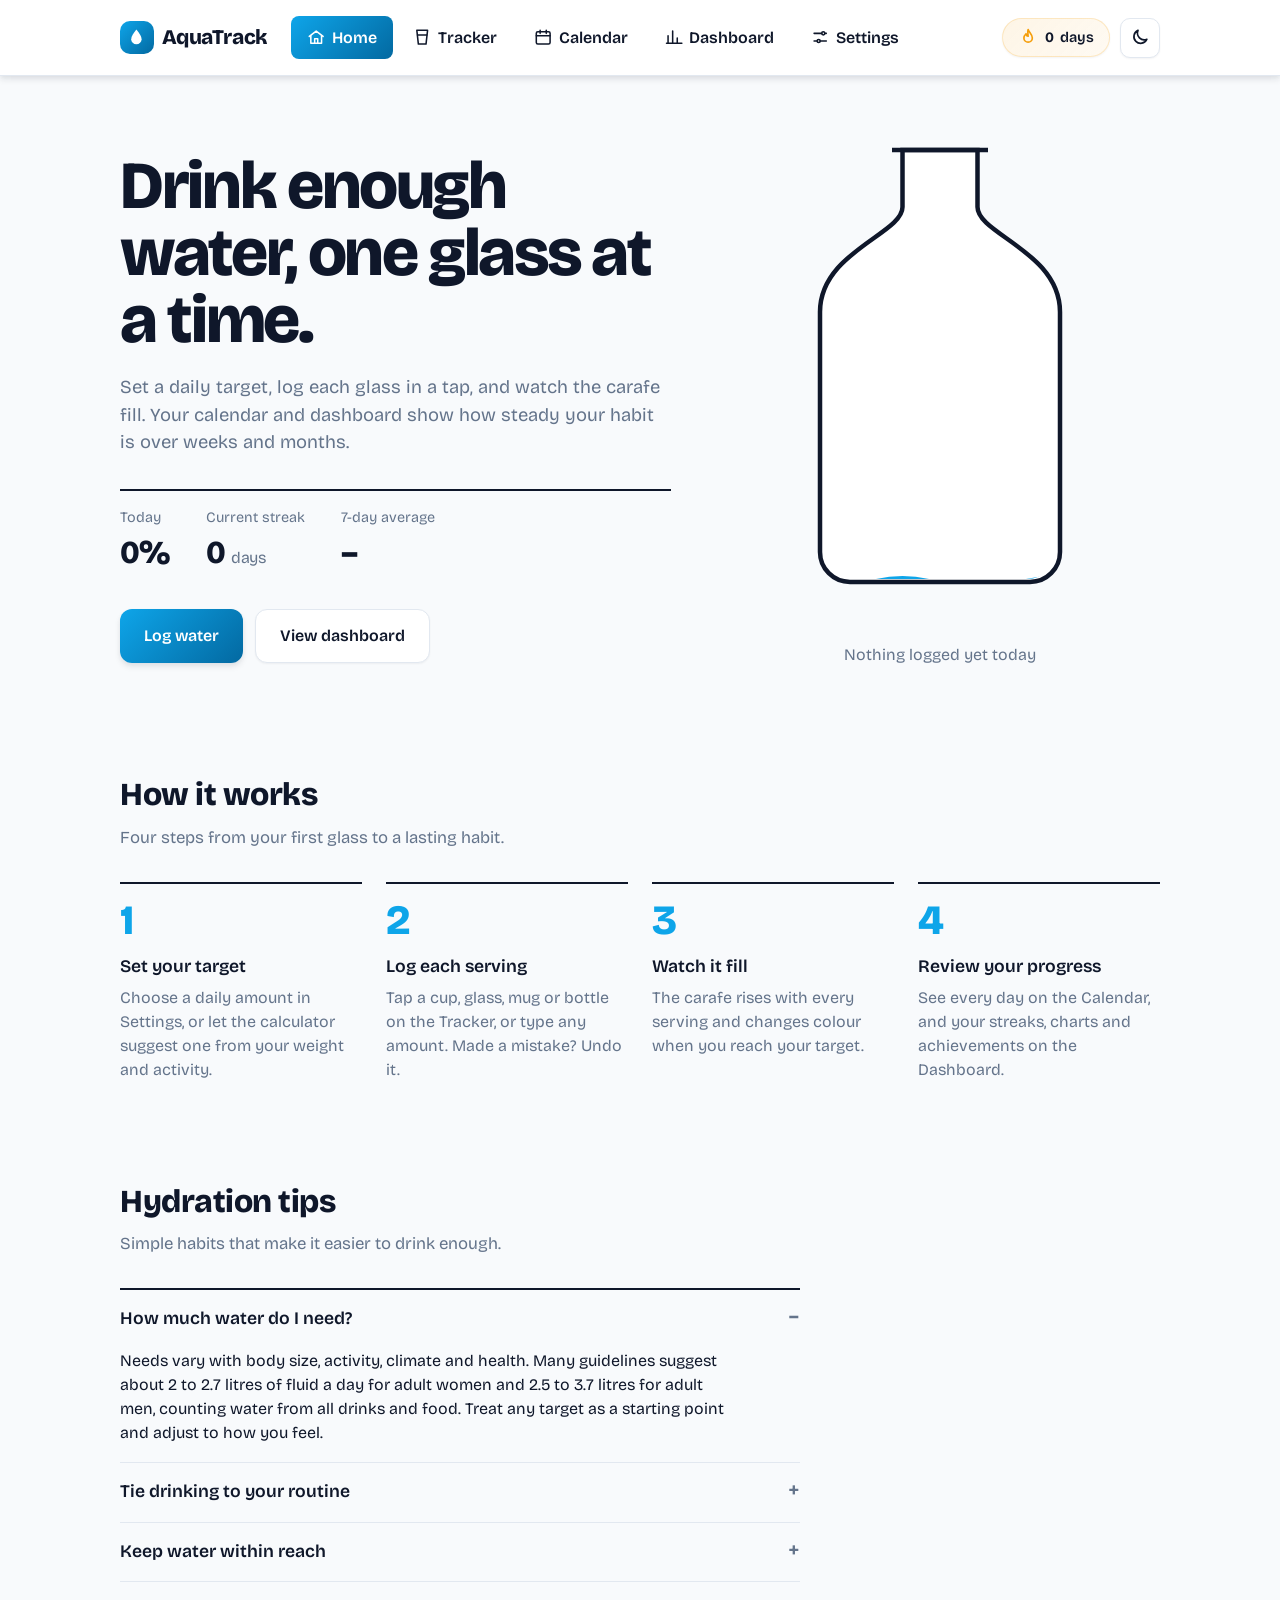
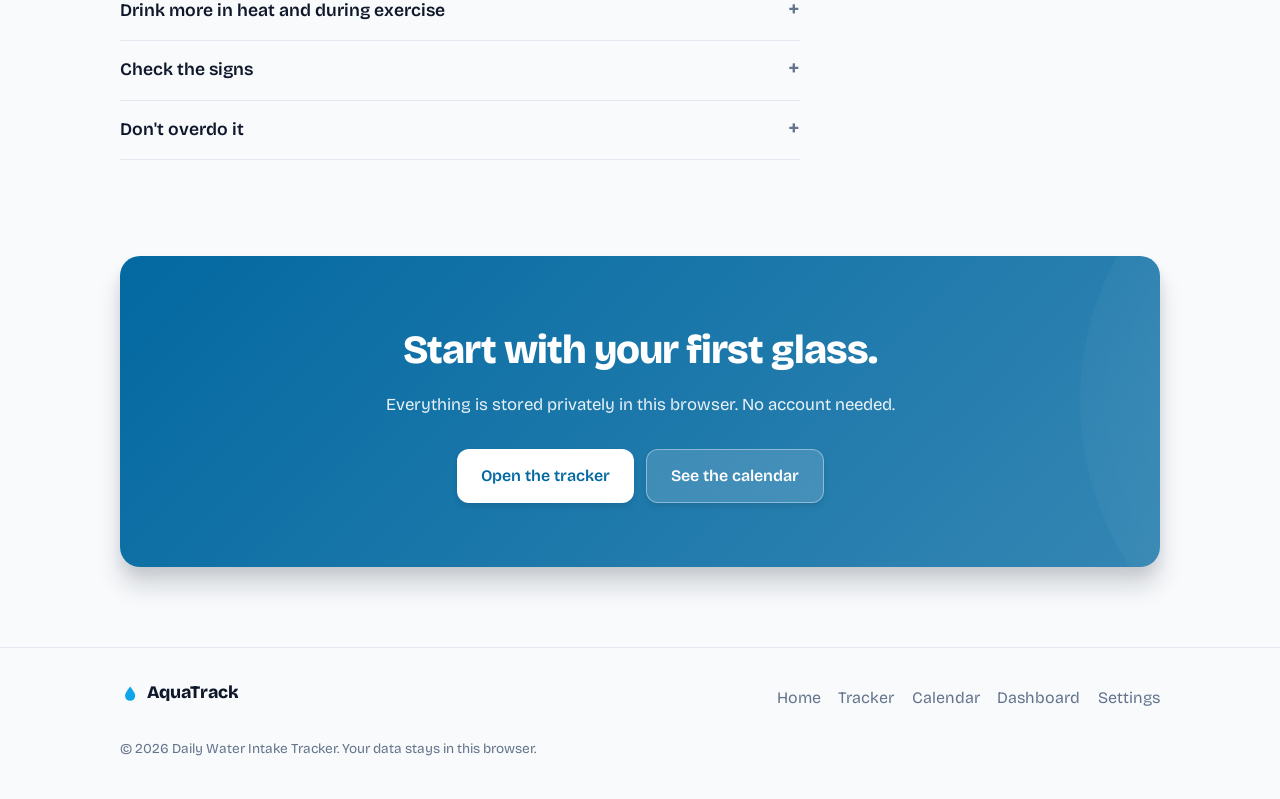
<file: index.html>
<!DOCTYPE html>
<html lang="en">
<head>
  <meta charset="UTF-8">
  <meta name="viewport" content="width=device-width, initial-scale=1, viewport-fit=cover">
  <meta name="description" content="Track your daily water intake with an animated carafe, a calendar, a dashboard and reminders.">
  <title>Daily Water Intake Tracker</title>
  <link rel="preconnect" href="https://fonts.googleapis.com">
  <link rel="preconnect" href="https://fonts.gstatic.com" crossorigin>
  <link href="https://fonts.googleapis.com/css2?family=Bricolage+Grotesque:opsz,wght@12..96,400;12..96,600;12..96,800&display=swap" rel="stylesheet">
  <link rel="stylesheet" href="css/styles.css">
</head>
<body data-page="home">
  <header class="navbar">
    <div class="nav-container">
      <a href="index.html" class="logo"><span class="logo-icon" data-icon="drop"></span>AquaTrack</a>
      <nav aria-label="Main">
        <ul class="nav-links" id="nav-links">
        <li><a href="index.html" data-page="home"><span data-icon="home"></span>Home</a></li>
        <li><a href="tracker.html" data-page="tracker"><span data-icon="glass"></span>Tracker</a></li>
        <li><a href="calendar.html" data-page="calendar"><span data-icon="calendar"></span>Calendar</a></li>
        <li><a href="dashboard.html" data-page="dashboard"><span data-icon="chart"></span>Dashboard</a></li>
        <li><a href="settings.html" data-page="settings"><span data-icon="settings"></span>Settings</a></li>
        </ul>
      </nav>
      <div class="nav-actions">
        <span class="streak-badge"></span>
        <button type="button" class="icon-btn theme-toggle" aria-label="Toggle dark mode"></button>
        <button type="button" class="icon-btn hamburger" aria-label="Menu" aria-controls="nav-links" aria-expanded="false"></button>
      </div>
    </div>
  </header>

  <main>
    <section class="hero">
      <div class="container hero-grid">
        <div class="hero-text">
          <h1>Drink enough water, one glass at a time.</h1>
          <p class="lead">Set a daily target, log each glass in a tap, and watch the carafe fill. Your calendar and dashboard show how steady your habit is over weeks and months.</p>
          <dl class="hero-stats">
            <div><dt>Today</dt><dd id="hero-today">0%</dd></div>
            <div><dt>Current streak</dt><dd id="hero-streak">0</dd></div>
            <div><dt>7-day average</dt><dd id="hero-avg">–</dd></div>
          </dl>
          <div class="hero-buttons">
            <a href="tracker.html" class="btn">Log water</a>
            <a href="dashboard.html" class="btn ghost">View dashboard</a>
          </div>
        </div>
        <div class="hero-visual">
          <div id="hero-carafe" class="hero-carafe"></div>
          <p class="hero-caption" id="hero-caption"></p>
        </div>
      </div>
    </section>

    <section class="section">
      <div class="container">
        <h2 class="section-title">How it works</h2>
        <p class="section-subtitle">Four steps from your first glass to a lasting habit.</p>
        <ol class="steps">
          <li>
            <h3>Set your target</h3>
            <p>Choose a daily amount in Settings, or let the calculator suggest one from your weight and activity.</p>
          </li>
          <li>
            <h3>Log each serving</h3>
            <p>Tap a cup, glass, mug or bottle on the Tracker, or type any amount. Made a mistake? Undo it.</p>
          </li>
          <li>
            <h3>Watch it fill</h3>
            <p>The carafe rises with every serving and changes colour when you reach your target.</p>
          </li>
          <li>
            <h3>Review your progress</h3>
            <p>See every day on the Calendar, and your streaks, charts and achievements on the Dashboard.</p>
          </li>
        </ol>
      </div>
    </section>

    <section class="section">
      <div class="container narrow-block">
        <h2 class="section-title">Hydration tips</h2>
        <p class="section-subtitle">Simple habits that make it easier to drink enough.</p>
        <div class="tips">
          <details open>
            <summary>How much water do I need?</summary>
            <p>Needs vary with body size, activity, climate and health. Many guidelines suggest about 2 to 2.7 litres of fluid a day for adult women and 2.5 to 3.7 litres for adult men, counting water from all drinks and food. Treat any target as a starting point and adjust to how you feel.</p>
          </details>
          <details>
            <summary>Tie drinking to your routine</summary>
            <p>Have a glass when you wake up, with each meal, and when you sit down to study or work. Habits linked to things you already do are easier to keep.</p>
          </details>
          <details>
            <summary>Keep water within reach</summary>
            <p>A refillable bottle on your desk or in your bag makes it much more likely you'll sip through the day.</p>
          </details>
          <details>
            <summary>Drink more in heat and during exercise</summary>
            <p>You lose extra water through sweat on hot days and when you're active. Drink before, during and after exercise.</p>
          </details>
          <details>
            <summary>Check the signs</summary>
            <p>Thirst, dark yellow urine, headaches, tiredness and a dry mouth can mean you need more fluid. Pale yellow urine usually means you're drinking enough.</p>
          </details>
          <details>
            <summary>Don't overdo it</summary>
            <p>Drinking very large amounts in a short time can be harmful. Spread your intake across the day. If you have a heart, kidney or other health condition, ask a health professional what target suits you.</p>
          </details>
        </div>
      </div>
    </section>

    <section class="section">
      <div class="container">
        <div class="cta">
          <h2 id="cta-title">Start with your first glass.</h2>
          <p id="cta-text">Everything is stored privately in this browser. No account needed.</p>
          <div class="hero-buttons">
            <a href="tracker.html" class="btn on-dark">Open the tracker</a>
            <a href="calendar.html" class="btn ghost on-dark">See the calendar</a>
          </div>
        </div>
      </div>
    </section>
  </main>

  <footer class="footer">
    <div class="container footer-content">
      <div class="footer-brand"><span data-icon="drop"></span>AquaTrack</div>
      <nav class="footer-links" aria-label="Footer">
        <a href="index.html">Home</a>
        <a href="tracker.html">Tracker</a>
        <a href="calendar.html">Calendar</a>
        <a href="dashboard.html">Dashboard</a>
        <a href="settings.html">Settings</a>
      </nav>
      <p class="footer-copy">&copy; <span id="year">2026</span> Daily Water Intake Tracker. Your data stays in this browser.</p>
    </div>
  </footer>

  <script src="js/data.js"></script>
  <script src="js/common.js"></script>
  <script src="js/home.js"></script>
</body>
</html>
</file>
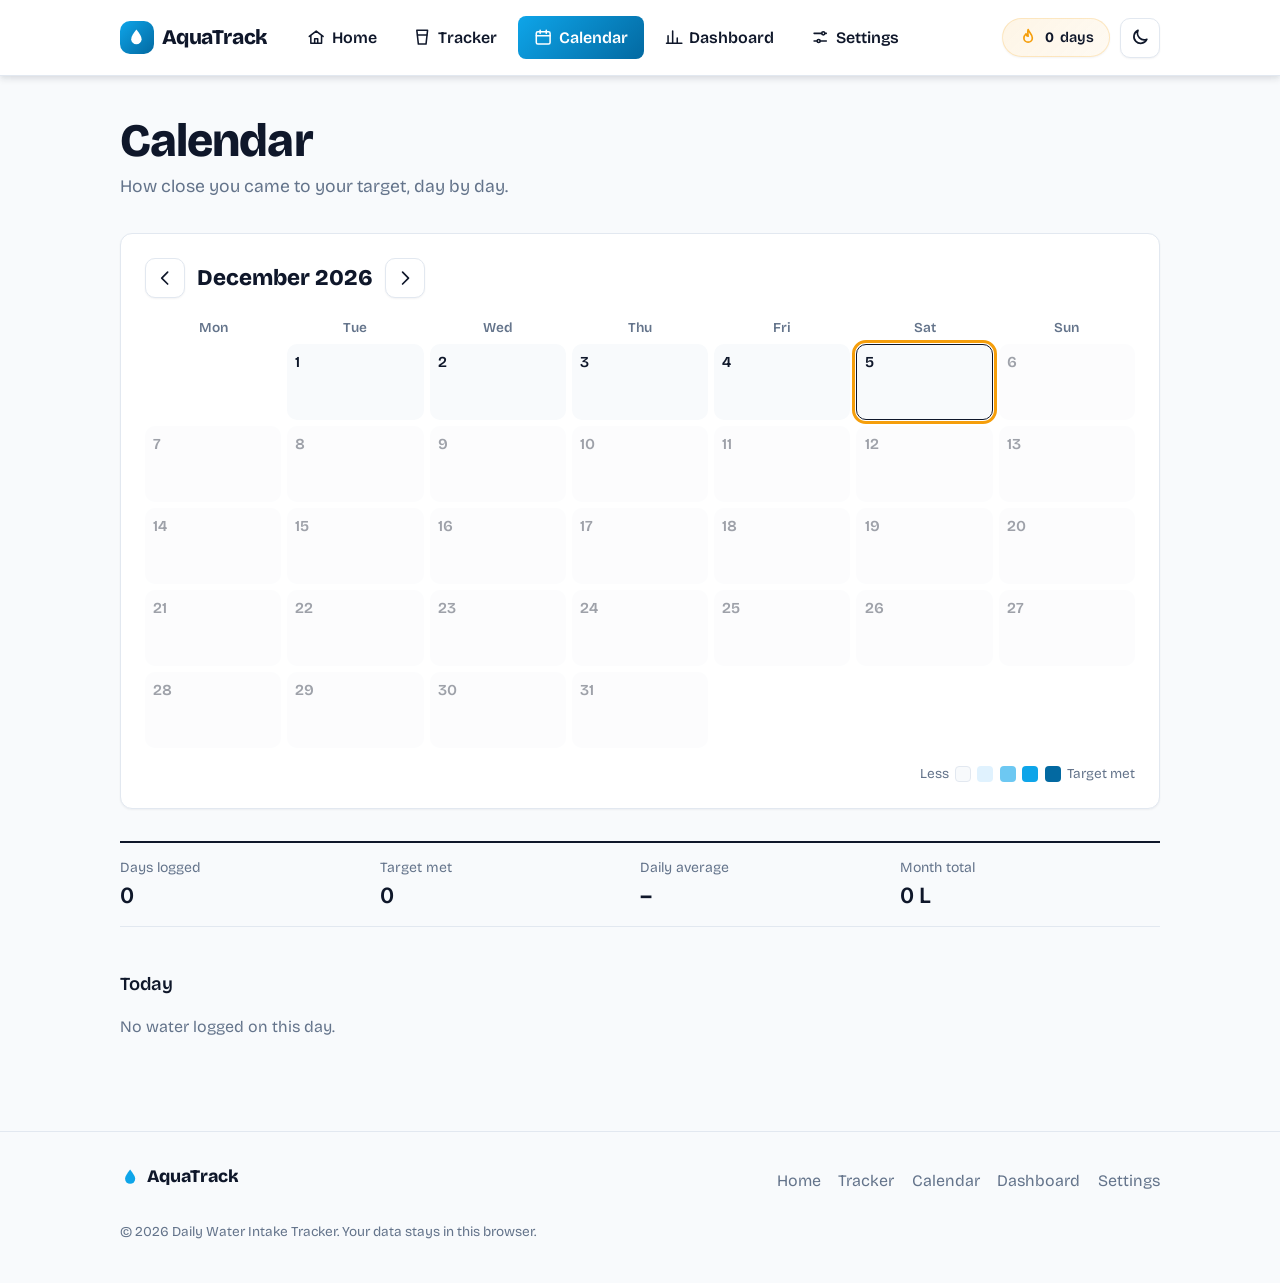
<file: calendar.html>
<!DOCTYPE html>
<html lang="en">
<head>
  <meta charset="UTF-8">
  <meta name="viewport" content="width=device-width, initial-scale=1, viewport-fit=cover">
  <meta name="description" content="A month-by-month view of how much water you drank each day.">
  <title>Calendar – AquaTrack</title>
  <link rel="preconnect" href="https://fonts.googleapis.com">
  <link rel="preconnect" href="https://fonts.gstatic.com" crossorigin>
  <link href="https://fonts.googleapis.com/css2?family=Bricolage+Grotesque:opsz,wght@12..96,400;12..96,600;12..96,800&display=swap" rel="stylesheet">
  <link rel="stylesheet" href="css/styles.css">
</head>
<body data-page="calendar">
  <header class="navbar">
    <div class="nav-container">
      <a href="index.html" class="logo"><span class="logo-icon" data-icon="drop"></span>AquaTrack</a>
      <nav aria-label="Main">
        <ul class="nav-links" id="nav-links">
        <li><a href="index.html" data-page="home"><span data-icon="home"></span>Home</a></li>
        <li><a href="tracker.html" data-page="tracker"><span data-icon="glass"></span>Tracker</a></li>
        <li><a href="calendar.html" data-page="calendar"><span data-icon="calendar"></span>Calendar</a></li>
        <li><a href="dashboard.html" data-page="dashboard"><span data-icon="chart"></span>Dashboard</a></li>
        <li><a href="settings.html" data-page="settings"><span data-icon="settings"></span>Settings</a></li>
        </ul>
      </nav>
      <div class="nav-actions">
        <span class="streak-badge"></span>
        <button type="button" class="icon-btn theme-toggle" aria-label="Toggle dark mode"></button>
        <button type="button" class="icon-btn hamburger" aria-label="Menu" aria-controls="nav-links" aria-expanded="false"></button>
      </div>
    </div>
  </header>

  <main>
    <header class="page-header">
      <div class="container">
        <h1>Calendar</h1>
        <p>How close you came to your target, day by day.</p>
      </div>
    </header>

    <section class="section tight-top">
      <div class="container">
        <div class="calendar-card">
          <div class="calendar-toolbar">
            <div class="calendar-nav">
              <button type="button" class="icon-btn" id="prev-month" aria-label="Previous month"><span data-icon="left"></span></button>
              <h2 class="month-label" id="month-label" aria-live="polite"></h2>
              <button type="button" class="icon-btn" id="next-month" aria-label="Next month"><span data-icon="right"></span></button>
            </div>
            <button type="button" class="btn ghost small" id="this-month">This month</button>
          </div>

          <div class="calendar-weekdays" aria-hidden="true">
            <span>Mon</span><span>Tue</span><span>Wed</span><span>Thu</span><span>Fri</span><span>Sat</span><span>Sun</span>
          </div>
          <div class="calendar-grid" id="calendar-grid"></div>

          <div class="calendar-legend">
            <span>Less</span>
            <span class="swatch l0"></span><span class="swatch l1"></span><span class="swatch l2"></span><span class="swatch l3"></span><span class="swatch l4"></span>
            <span>Target met</span>
          </div>
        </div>

        <dl class="stats month-stats">
          <div class="stat"><dt>Days logged</dt><dd id="m-logged">0</dd></div>
          <div class="stat"><dt>Target met</dt><dd id="m-met">0</dd></div>
          <div class="stat"><dt>Daily average</dt><dd id="m-avg">–</dd></div>
          <div class="stat"><dt>Month total</dt><dd id="m-total">0</dd></div>
        </dl>

        <div class="day-detail" id="day-detail" aria-live="polite"></div>
      </div>
    </section>
  </main>

  <footer class="footer">
    <div class="container footer-content">
      <div class="footer-brand"><span data-icon="drop"></span>AquaTrack</div>
      <nav class="footer-links" aria-label="Footer">
        <a href="index.html">Home</a>
        <a href="tracker.html">Tracker</a>
        <a href="calendar.html">Calendar</a>
        <a href="dashboard.html">Dashboard</a>
        <a href="settings.html">Settings</a>
      </nav>
      <p class="footer-copy">&copy; <span id="year">2026</span> Daily Water Intake Tracker. Your data stays in this browser.</p>
    </div>
  </footer>

  <script src="js/data.js"></script>
  <script src="js/common.js"></script>
  <script src="js/calendar.js"></script>
</body>
</html>
</file>
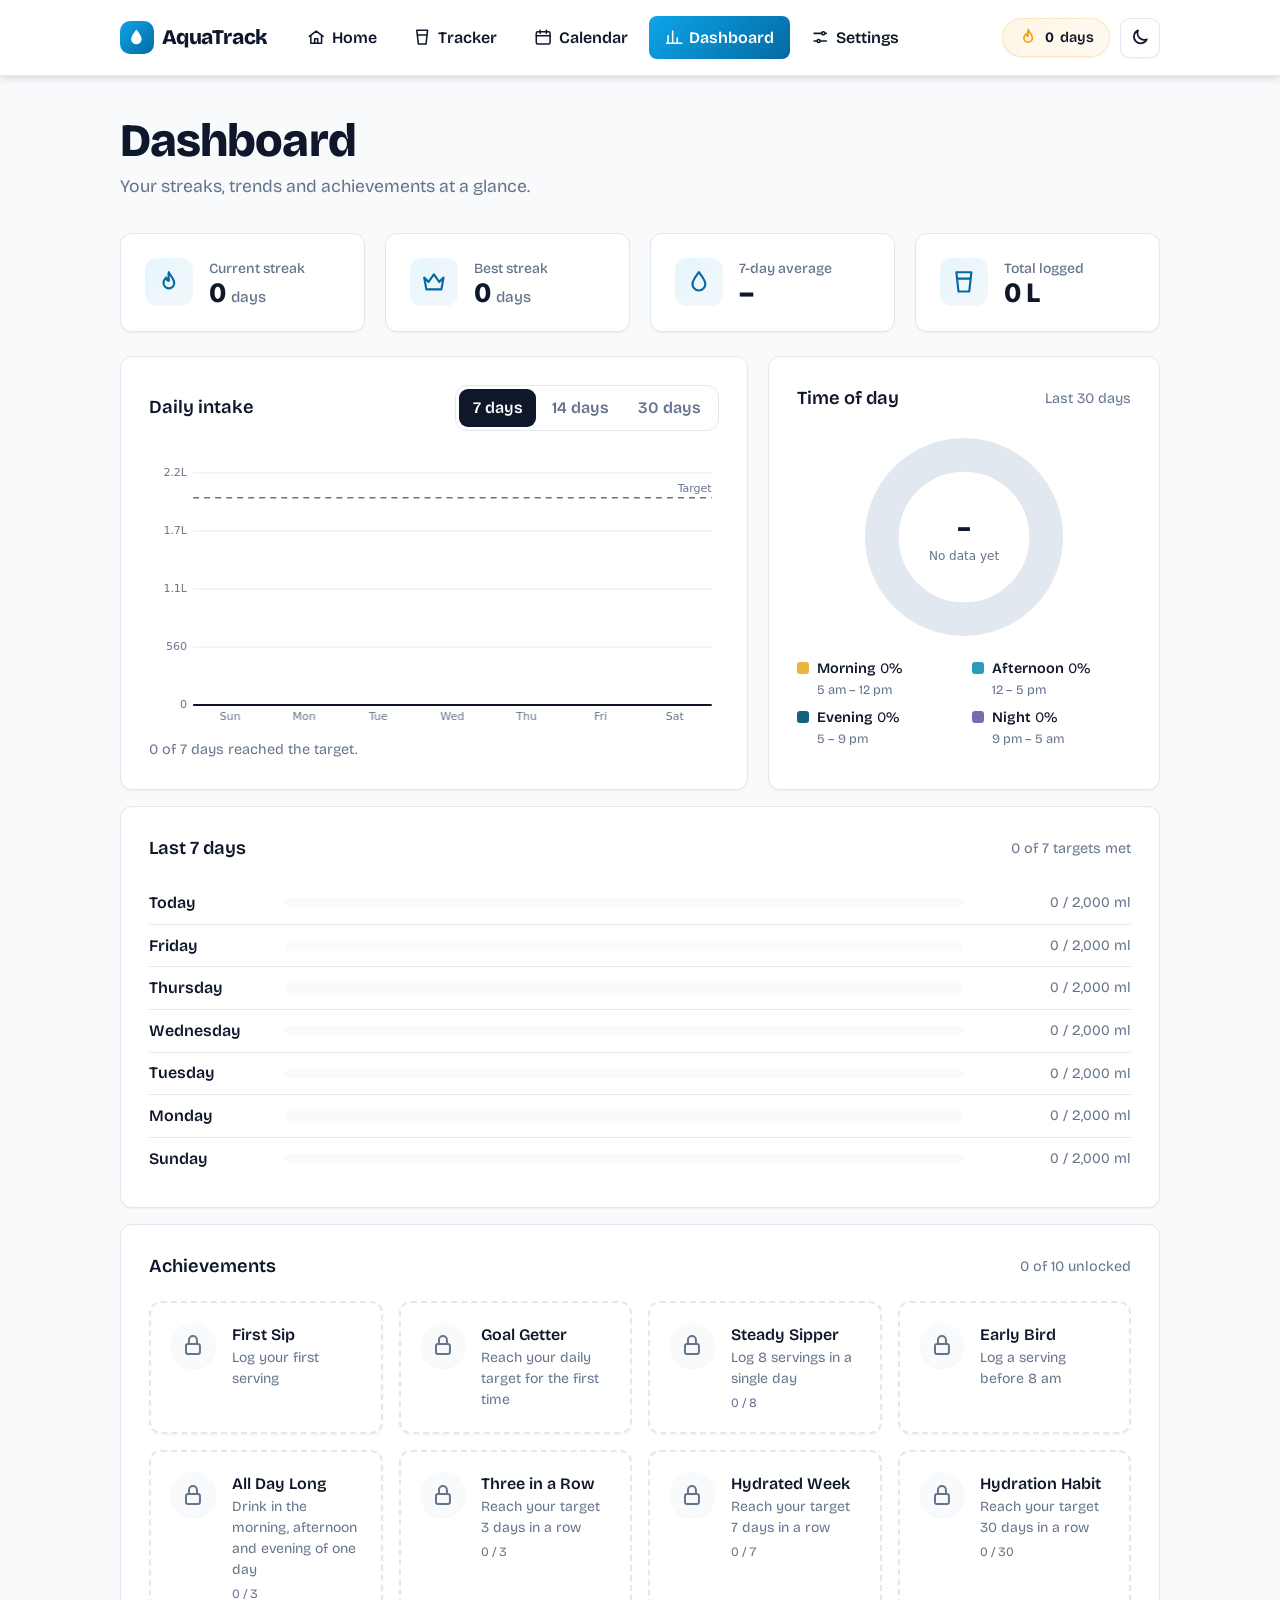
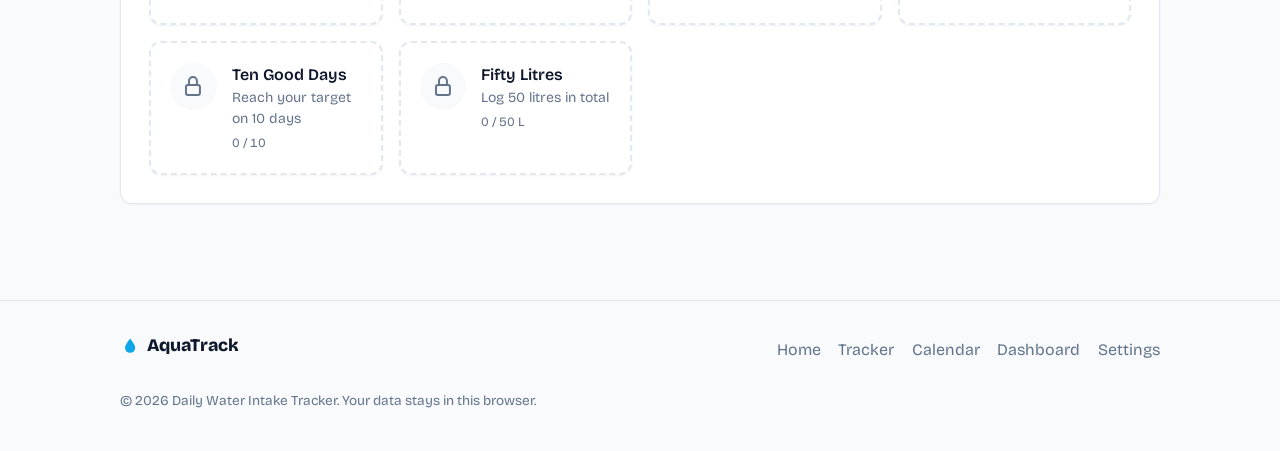
<file: dashboard.html>
<!DOCTYPE html>
<html lang="en">
<head>
  <meta charset="UTF-8">
  <meta name="viewport" content="width=device-width, initial-scale=1, viewport-fit=cover">
  <meta name="description" content="Charts, streaks and achievements for your water intake.">
  <title>Dashboard – AquaTrack</title>
  <link rel="preconnect" href="https://fonts.googleapis.com">
  <link rel="preconnect" href="https://fonts.gstatic.com" crossorigin>
  <link href="https://fonts.googleapis.com/css2?family=Bricolage+Grotesque:opsz,wght@12..96,400;12..96,600;12..96,800&display=swap" rel="stylesheet">
  <link rel="stylesheet" href="css/styles.css">
</head>
<body data-page="dashboard">
  <header class="navbar">
    <div class="nav-container">
      <a href="index.html" class="logo"><span class="logo-icon" data-icon="drop"></span>AquaTrack</a>
      <nav aria-label="Main">
        <ul class="nav-links" id="nav-links">
        <li><a href="index.html" data-page="home"><span data-icon="home"></span>Home</a></li>
        <li><a href="tracker.html" data-page="tracker"><span data-icon="glass"></span>Tracker</a></li>
        <li><a href="calendar.html" data-page="calendar"><span data-icon="calendar"></span>Calendar</a></li>
        <li><a href="dashboard.html" data-page="dashboard"><span data-icon="chart"></span>Dashboard</a></li>
        <li><a href="settings.html" data-page="settings"><span data-icon="settings"></span>Settings</a></li>
        </ul>
      </nav>
      <div class="nav-actions">
        <span class="streak-badge"></span>
        <button type="button" class="icon-btn theme-toggle" aria-label="Toggle dark mode"></button>
        <button type="button" class="icon-btn hamburger" aria-label="Menu" aria-controls="nav-links" aria-expanded="false"></button>
      </div>
    </div>
  </header>

  <main>
    <header class="page-header">
      <div class="container">
        <h1>Dashboard</h1>
        <p>Your streaks, trends and achievements at a glance.</p>
      </div>
    </header>

    <section class="section tight-top">
      <div class="container">
        <dl class="stat-cards">
          <div class="stat-card"><span class="stat-icon" data-icon="flame"></span><dt>Current streak</dt><dd id="d-streak">0</dd></div>
          <div class="stat-card"><span class="stat-icon" data-icon="crown"></span><dt>Best streak</dt><dd id="d-best">0</dd></div>
          <div class="stat-card"><span class="stat-icon" data-icon="drop"></span><dt>7-day average</dt><dd id="d-avg">–</dd></div>
          <div class="stat-card"><span class="stat-icon" data-icon="glass"></span><dt>Total logged</dt><dd id="d-total">0</dd></div>
        </dl>

        <div class="chart-grid">
          <div class="panel-card">
            <div class="card-head">
              <h2>Daily intake</h2>
              <div class="segmented" role="radiogroup" aria-label="Range">
                <button type="button" role="radio" data-range="7" aria-checked="true">7 days</button>
                <button type="button" role="radio" data-range="14" aria-checked="false">14 days</button>
                <button type="button" role="radio" data-range="30" aria-checked="false">30 days</button>
              </div>
            </div>
            <div class="chart-box"><canvas id="bar-chart" role="img" aria-label="Bar chart of water consumed per day"></canvas></div>
            <p class="hint" id="bar-summary"></p>
          </div>

          <div class="panel-card">
            <div class="card-head"><h2>Time of day</h2><span class="hint">Last 30 days</span></div>
            <div class="doughnut-box"><canvas id="doughnut-chart" role="img" aria-label="Doughnut chart of water by time of day"></canvas></div>
            <ul class="legend-list" id="period-legend"></ul>
          </div>
        </div>

        <div class="panel-card">
          <div class="card-head"><h2>Last 7 days</h2><span class="hint" id="week-met"></span></div>
          <ul class="progress-list" id="week-list"></ul>
        </div>

        <div class="panel-card">
          <div class="card-head"><h2>Achievements</h2><span class="hint" id="ach-count"></span></div>
          <ul class="achievements" id="achievements"></ul>
        </div>
      </div>
    </section>
  </main>

  <footer class="footer">
    <div class="container footer-content">
      <div class="footer-brand"><span data-icon="drop"></span>AquaTrack</div>
      <nav class="footer-links" aria-label="Footer">
        <a href="index.html">Home</a>
        <a href="tracker.html">Tracker</a>
        <a href="calendar.html">Calendar</a>
        <a href="dashboard.html">Dashboard</a>
        <a href="settings.html">Settings</a>
      </nav>
      <p class="footer-copy">&copy; <span id="year">2026</span> Daily Water Intake Tracker. Your data stays in this browser.</p>
    </div>
  </footer>

  <script src="js/data.js"></script>
  <script src="js/common.js"></script>
  <script src="js/dashboard.js"></script>
</body>
</html>
</file>
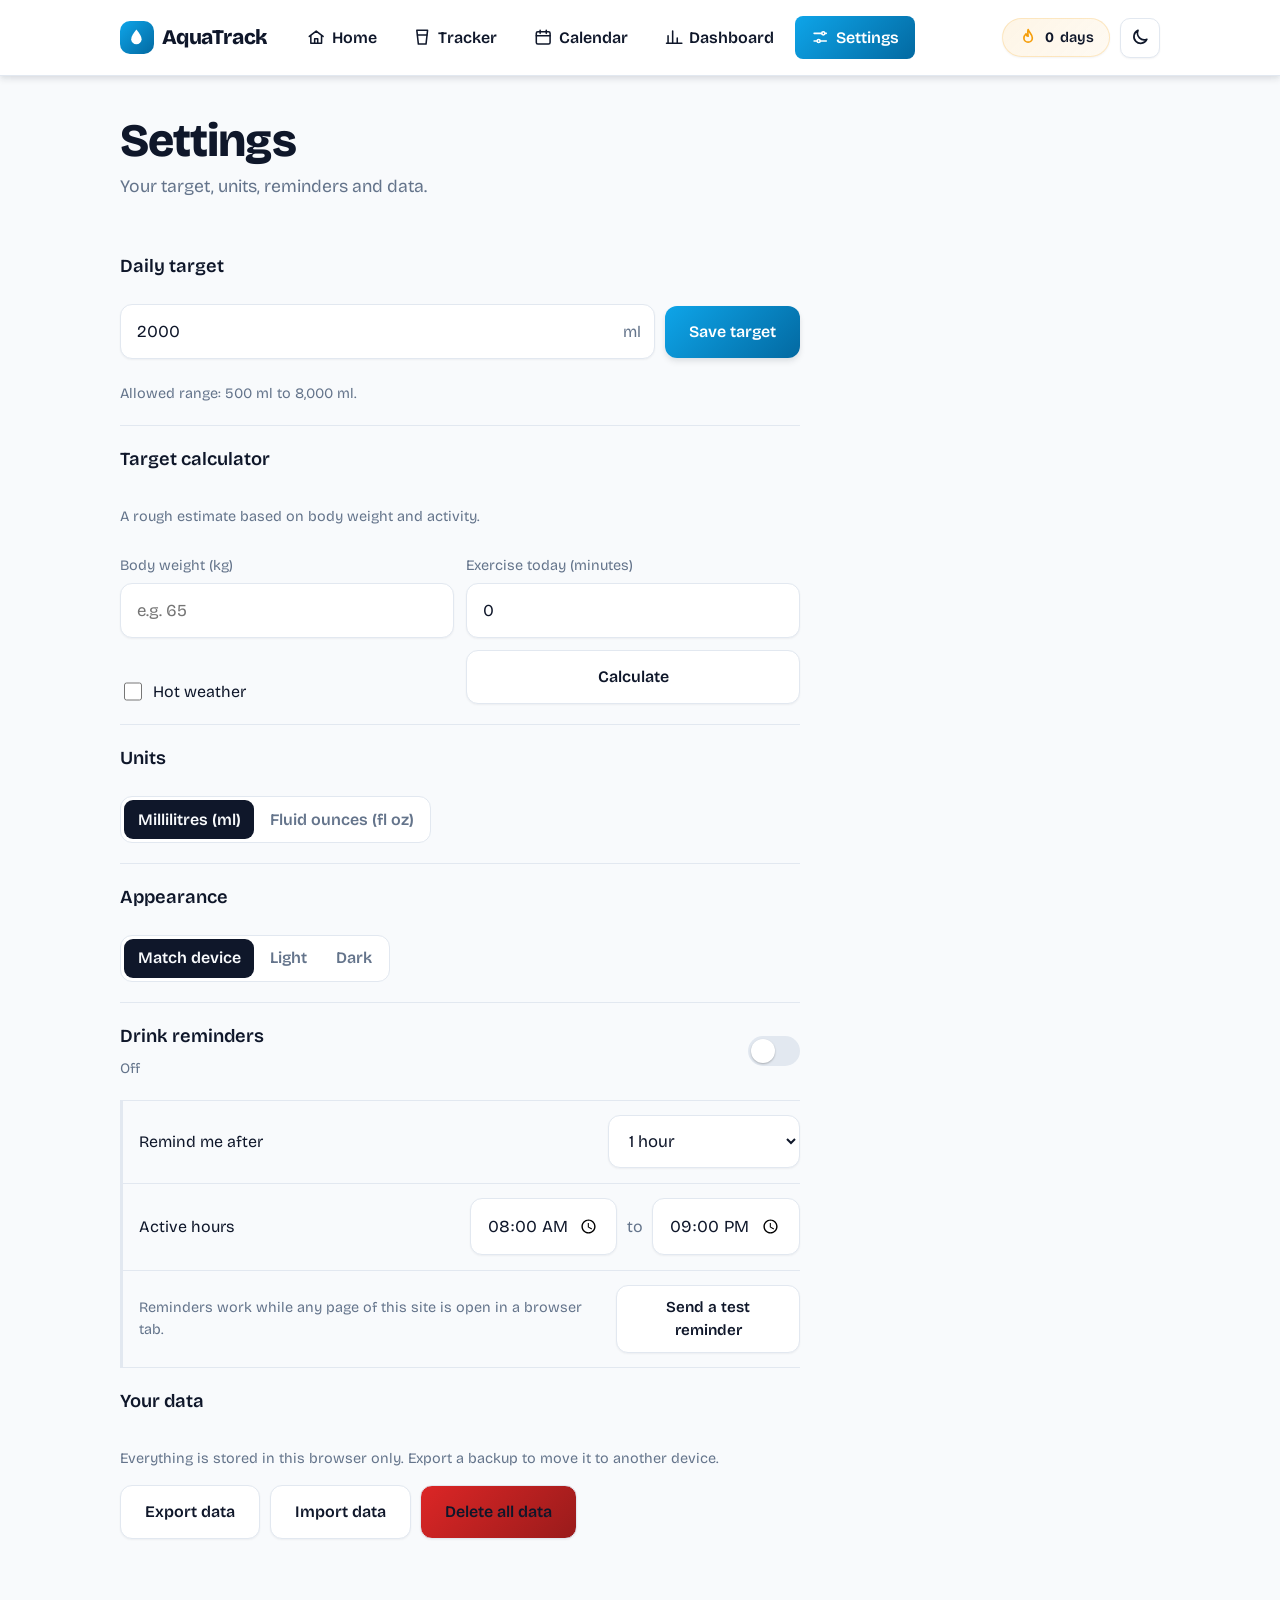
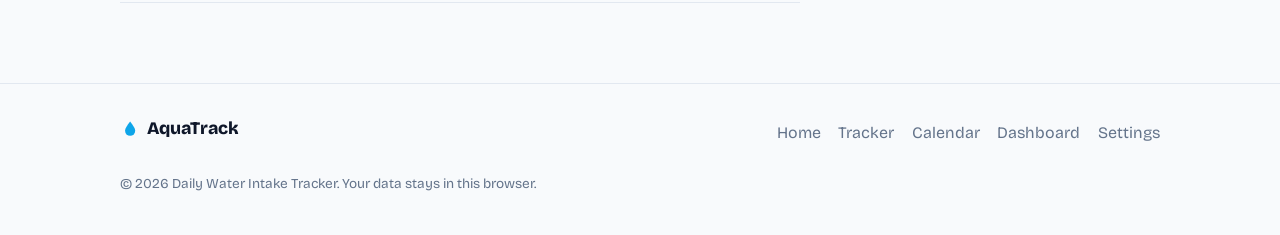
<file: settings.html>
<!DOCTYPE html>
<html lang="en">
<head>
  <meta charset="UTF-8">
  <meta name="viewport" content="width=device-width, initial-scale=1, viewport-fit=cover">
  <meta name="description" content="Set your daily target, units, reminders and appearance.">
  <title>Settings – AquaTrack</title>
  <link rel="preconnect" href="https://fonts.googleapis.com">
  <link rel="preconnect" href="https://fonts.gstatic.com" crossorigin>
  <link href="https://fonts.googleapis.com/css2?family=Bricolage+Grotesque:opsz,wght@12..96,400;12..96,600;12..96,800&display=swap" rel="stylesheet">
  <link rel="stylesheet" href="css/styles.css">
</head>
<body data-page="settings">
  <header class="navbar">
    <div class="nav-container">
      <a href="index.html" class="logo"><span class="logo-icon" data-icon="drop"></span>AquaTrack</a>
      <nav aria-label="Main">
        <ul class="nav-links" id="nav-links">
        <li><a href="index.html" data-page="home"><span data-icon="home"></span>Home</a></li>
        <li><a href="tracker.html" data-page="tracker"><span data-icon="glass"></span>Tracker</a></li>
        <li><a href="calendar.html" data-page="calendar"><span data-icon="calendar"></span>Calendar</a></li>
        <li><a href="dashboard.html" data-page="dashboard"><span data-icon="chart"></span>Dashboard</a></li>
        <li><a href="settings.html" data-page="settings"><span data-icon="settings"></span>Settings</a></li>
        </ul>
      </nav>
      <div class="nav-actions">
        <span class="streak-badge"></span>
        <button type="button" class="icon-btn theme-toggle" aria-label="Toggle dark mode"></button>
        <button type="button" class="icon-btn hamburger" aria-label="Menu" aria-controls="nav-links" aria-expanded="false"></button>
      </div>
    </div>
  </header>

  <main>
    <header class="page-header">
      <div class="container">
        <h1>Settings</h1>
        <p>Your target, units, reminders and data.</p>
      </div>
    </header>

    <section class="section tight-top">
      <div class="container narrow-block">

        <div class="setting col">
          <h2>Daily target</h2>
          <form class="row" id="target-form" novalidate>
            <label class="field"><span class="sr">Daily target</span>
              <input type="number" id="target-amt" inputmode="decimal">
              <span class="unit" data-unit></span>
            </label>
            <button class="btn" type="submit">Save target</button>
          </form>
          <p class="hint" id="target-hint"></p>
        </div>

        <div class="setting col">
          <h2>Target calculator</h2>
          <p class="hint">A rough estimate based on body weight and activity.</p>
          <form class="calc" id="calc-form" novalidate>
            <label>Body weight (kg)
              <input type="number" id="c-weight" min="20" max="250" inputmode="decimal" placeholder="e.g. 65">
            </label>
            <label>Exercise today (minutes)
              <input type="number" id="c-exercise" min="0" max="600" inputmode="numeric" value="0">
            </label>
            <label class="check"><input type="checkbox" id="c-hot"> Hot weather</label>
            <button class="btn ghost" type="submit">Calculate</button>
          </form>
          <div class="calc-result" id="calc-result" hidden>
            <p id="calc-value"></p>
            <button class="btn" type="button" id="calc-use">Use this target</button>
          </div>
        </div>

        <div class="setting col">
          <h2>Units</h2>
          <div class="segmented" role="radiogroup" aria-label="Units" id="unit-seg">
            <button type="button" role="radio" data-value="ml">Millilitres (ml)</button>
            <button type="button" role="radio" data-value="oz">Fluid ounces (fl oz)</button>
          </div>
        </div>

        <div class="setting col">
          <h2>Appearance</h2>
          <div class="segmented" role="radiogroup" aria-label="Theme" id="theme-seg">
            <button type="button" role="radio" data-value="system">Match device</button>
            <button type="button" role="radio" data-value="light">Light</button>
            <button type="button" role="radio" data-value="dark">Dark</button>
          </div>
        </div>

        <div class="setting">
          <div>
            <h2>Drink reminders</h2>
            <p class="hint" id="rem-status"></p>
          </div>
          <label class="switch">
            <input type="checkbox" id="rem-on">
            <span class="track" aria-hidden="true"></span>
            <span class="sr">Turn drink reminders on</span>
          </label>
        </div>
        <div class="setting sub-setting">
          <label for="rem-every">Remind me after</label>
          <select id="rem-every">
            <option value="30">30 minutes</option>
            <option value="45">45 minutes</option>
            <option value="60">1 hour</option>
            <option value="90">1 hour 30 minutes</option>
            <option value="120">2 hours</option>
          </select>
        </div>
        <div class="setting sub-setting">
          <span>Active hours</span>
          <div class="row nowrap">
            <label class="field small"><span class="sr">From</span><input type="time" id="rem-start"></label>
            <span class="muted">to</span>
            <label class="field small"><span class="sr">Until</span><input type="time" id="rem-end"></label>
          </div>
        </div>
        <div class="setting sub-setting">
          <p class="hint">Reminders work while any page of this site is open in a browser tab.</p>
          <button class="btn ghost small" type="button" id="rem-test">Send a test reminder</button>
        </div>

        <div class="setting col">
          <h2>Your data</h2>
          <p class="hint">Everything is stored in this browser only. Export a backup to move it to another device.</p>
          <div class="row">
            <button class="btn ghost" type="button" id="export-btn">Export data</button>
            <label class="btn ghost file-btn">Import data<input type="file" id="import-file" accept="application/json,.json"></label>
            <button class="btn ghost danger" type="button" id="clear-btn">Delete all data</button>
          </div>
          <p class="hint" id="data-hint"></p>
        </div>
      </div>
    </section>
  </main>

  <footer class="footer">
    <div class="container footer-content">
      <div class="footer-brand"><span data-icon="drop"></span>AquaTrack</div>
      <nav class="footer-links" aria-label="Footer">
        <a href="index.html">Home</a>
        <a href="tracker.html">Tracker</a>
        <a href="calendar.html">Calendar</a>
        <a href="dashboard.html">Dashboard</a>
        <a href="settings.html">Settings</a>
      </nav>
      <p class="footer-copy">&copy; <span id="year">2026</span> Daily Water Intake Tracker. Your data stays in this browser.</p>
    </div>
  </footer>

  <script src="js/data.js"></script>
  <script src="js/common.js"></script>
  <script src="js/settings.js"></script>
</body>
</html>
</file>
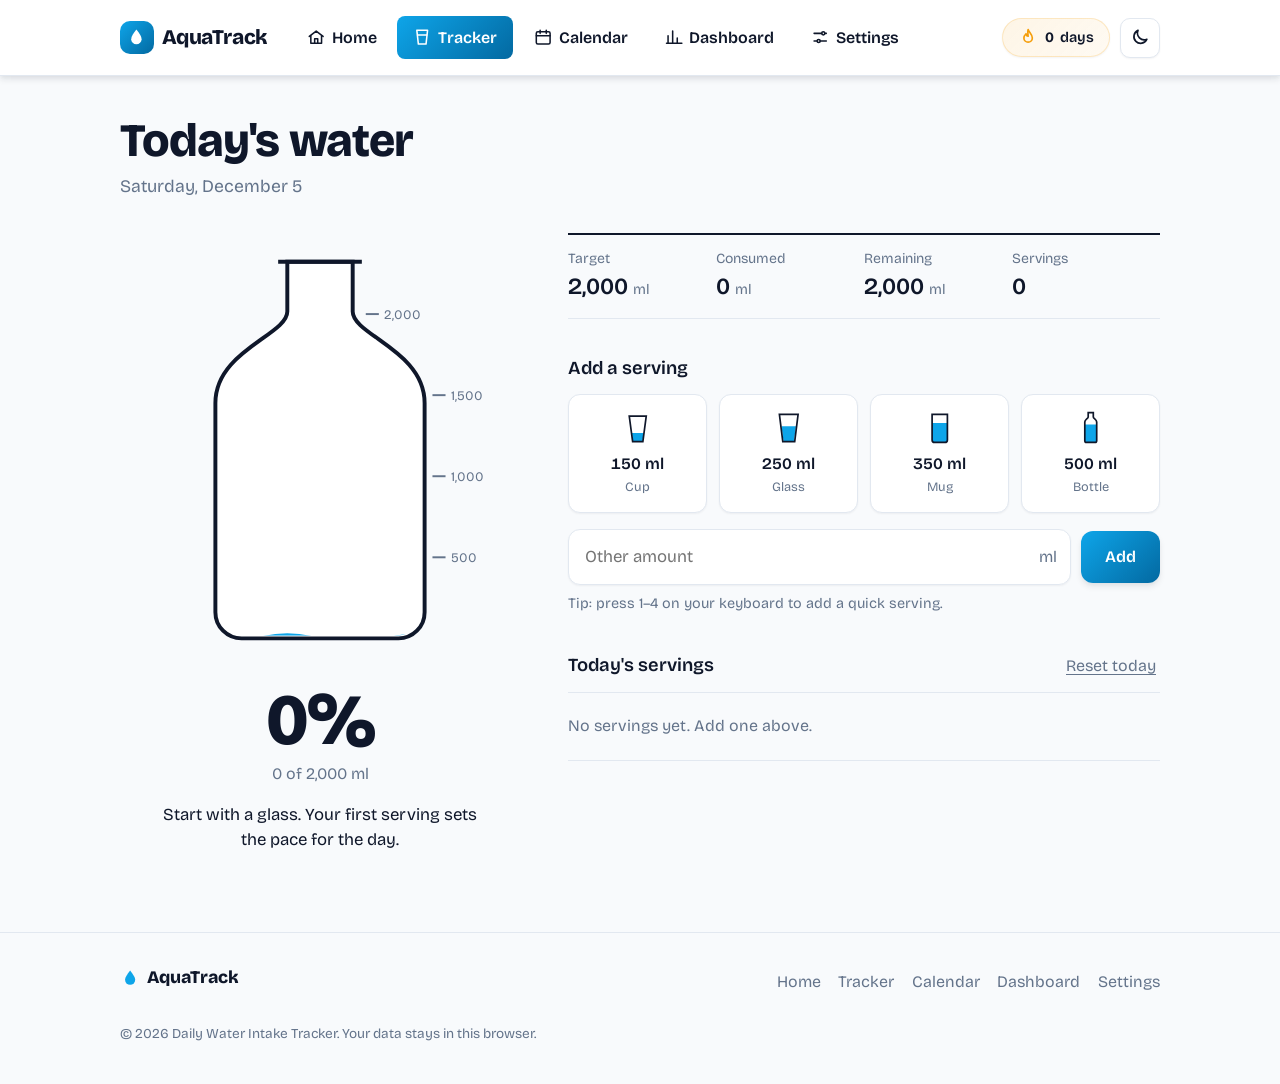
<file: tracker.html>
<!DOCTYPE html>
<html lang="en">
<head>
  <meta charset="UTF-8">
  <meta name="viewport" content="width=device-width, initial-scale=1, viewport-fit=cover">
  <meta name="description" content="Log the water you drink today and watch the carafe fill.">
  <title>Tracker – AquaTrack</title>
  <link rel="preconnect" href="https://fonts.googleapis.com">
  <link rel="preconnect" href="https://fonts.gstatic.com" crossorigin>
  <link href="https://fonts.googleapis.com/css2?family=Bricolage+Grotesque:opsz,wght@12..96,400;12..96,600;12..96,800&display=swap" rel="stylesheet">
  <link rel="stylesheet" href="css/styles.css">
</head>
<body data-page="tracker">
  <header class="navbar">
    <div class="nav-container">
      <a href="index.html" class="logo"><span class="logo-icon" data-icon="drop"></span>AquaTrack</a>
      <nav aria-label="Main">
        <ul class="nav-links" id="nav-links">
        <li><a href="index.html" data-page="home"><span data-icon="home"></span>Home</a></li>
        <li><a href="tracker.html" data-page="tracker"><span data-icon="glass"></span>Tracker</a></li>
        <li><a href="calendar.html" data-page="calendar"><span data-icon="calendar"></span>Calendar</a></li>
        <li><a href="dashboard.html" data-page="dashboard"><span data-icon="chart"></span>Dashboard</a></li>
        <li><a href="settings.html" data-page="settings"><span data-icon="settings"></span>Settings</a></li>
        </ul>
      </nav>
      <div class="nav-actions">
        <span class="streak-badge"></span>
        <button type="button" class="icon-btn theme-toggle" aria-label="Toggle dark mode"></button>
        <button type="button" class="icon-btn hamburger" aria-label="Menu" aria-controls="nav-links" aria-expanded="false"></button>
      </div>
    </div>
  </header>

  <main>
    <header class="page-header">
      <div class="container">
        <h1>Today's water</h1>
        <p id="today-date"></p>
      </div>
    </header>

    <section class="section tight-top">
      <div class="container today-grid">
        <div class="vessel" id="vessel">
          <div id="carafe"></div>
          <div class="readout" aria-live="polite">
            <div class="pct" id="pct">0%</div>
            <div class="of" id="of"></div>
          </div>
          <div class="badge">Goal reached</div>
          <p class="message" id="message"></p>
        </div>

        <div class="panel">
          <dl class="stats">
            <div class="stat"><dt>Target</dt><dd id="s-target"></dd></div>
            <div class="stat"><dt>Consumed</dt><dd id="s-drunk"></dd></div>
            <div class="stat"><dt>Remaining</dt><dd id="s-left"></dd></div>
            <div class="stat"><dt>Servings</dt><dd id="s-count">0</dd></div>
          </dl>

          <div class="block">
            <h2>Add a serving</h2>
            <div class="quick" id="quick"></div>
            <form class="row" id="custom-form" novalidate>
              <label class="field"><span class="sr">Custom amount</span>
                <input type="number" id="custom-amt" inputmode="decimal" placeholder="Other amount">
                <span class="unit" data-unit></span>
              </label>
              <button class="btn" type="submit">Add</button>
            </form>
            <p class="hint" id="custom-hint">Tip: press 1–4 on your keyboard to add a quick serving.</p>
          </div>

          <div class="block">
            <div class="head-row">
              <h2>Today's servings</h2>
              <button class="link" type="button" id="reset-btn">Reset today</button>
            </div>
            <ul class="log" id="log"></ul>
          </div>
        </div>
      </div>
    </section>
  </main>

  <footer class="footer">
    <div class="container footer-content">
      <div class="footer-brand"><span data-icon="drop"></span>AquaTrack</div>
      <nav class="footer-links" aria-label="Footer">
        <a href="index.html">Home</a>
        <a href="tracker.html">Tracker</a>
        <a href="calendar.html">Calendar</a>
        <a href="dashboard.html">Dashboard</a>
        <a href="settings.html">Settings</a>
      </nav>
      <p class="footer-copy">&copy; <span id="year">2026</span> Daily Water Intake Tracker. Your data stays in this browser.</p>
    </div>
  </footer>

  <script src="js/data.js"></script>
  <script src="js/common.js"></script>
  <script src="js/tracker.js"></script>
</body>
</html>
</file>
<file: css/styles.css>
/* Daily Water Intake Tracker – Modernized Styles */

/* ---------- Design Tokens ---------- */
:root{
  --bg:#F8FAFC; --surface:#FFFFFF; --ink:#0F172A; --muted:#64748B;
  --line:#E2E8F0; --water:#0EA5E9; --water-deep:#0369A1; --water-pale:#E0F2FE; --glass:#FFFFFF;
  --sun:#F59E0B; --danger:#DC2626; --on-ink:#F8FAFC;
  --shadow-sm:0 1px 2px rgba(15,23,42,0.05);
  --shadow-md:0 4px 6px rgba(15,23,42,0.08), 0 2px 4px rgba(15,23,42,0.04);
  --shadow-lg:0 10px 15px rgba(15,23,42,0.1), 0 4px 6px rgba(15,23,42,0.05);
  --shadow-xl:0 20px 25px rgba(15,23,42,0.15), 0 8px 12px rgba(15,23,42,0.08);
  --radius:12px;
  --transition:all 0.3s cubic-bezier(0.4,0,0.2,1);
  box-sizing:border-box;
  padding-top:env(safe-area-inset-top,0px);
  padding-bottom:env(safe-area-inset-bottom,0px);
}
@media (prefers-color-scheme:dark){
  :root:not([data-theme="light"]){
    --bg:#0F172A; --surface:#1E293B; --ink:#F1F5F9; --muted:#94A3B8;
    --line:#334155; --water:#06B6D4; --water-deep:#0891B2; --water-pale:#164E63; --glass:#1E293B;
    --sun:#FBBF24; --danger:#EF4444; --on-ink:#0F172A;
    --shadow-sm:0 1px 2px rgba(0,0,0,0.2);
    --shadow-md:0 4px 6px rgba(0,0,0,0.3), 0 2px 4px rgba(0,0,0,0.2);
    --shadow-lg:0 10px 15px rgba(0,0,0,0.4), 0 4px 6px rgba(0,0,0,0.3);
    --shadow-xl:0 20px 25px rgba(0,0,0,0.5), 0 8px 12px rgba(0,0,0,0.4);
  }
}
:root[data-theme="dark"]{
  --bg:#0F172A; --surface:#1E293B; --ink:#F1F5F9; --muted:#94A3B8;
  --line:#334155; --water:#06B6D4; --water-deep:#0891B2; --water-pale:#164E63; --glass:#1E293B;
  --sun:#FBBF24; --danger:#EF4444; --on-ink:#0F172A;
  --shadow-sm:0 1px 2px rgba(0,0,0,0.2);
  --shadow-md:0 4px 6px rgba(0,0,0,0.3), 0 2px 4px rgba(0,0,0,0.2);
  --shadow-lg:0 10px 15px rgba(0,0,0,0.4), 0 4px 6px rgba(0,0,0,0.3);
  --shadow-xl:0 20px 25px rgba(0,0,0,0.5), 0 8px 12px rgba(0,0,0,0.4);
}

/* ---------- Base ---------- */
*,*::before,*::after{box-sizing:inherit}
html{scroll-padding-top:calc(env(safe-area-inset-top,0px) + 72px)}
body{
  margin:0; background:var(--bg); color:var(--ink);
  font-family:"Bricolage Grotesque",system-ui,-apple-system,"Segoe UI",sans-serif;
  font-size:1rem; line-height:1.5; min-height:100%;
  display:flex; flex-direction:column;
}
main{flex:1}
h1{font-size:clamp(2rem,4.5vw,2.9rem); font-weight:800; letter-spacing:-.02em; line-height:1.08; margin:0 0 .5rem}
h2{font-size:1.15rem; font-weight:600; margin:0 0 .75rem}
h3{font-size:1.1rem; font-weight:600; margin:0 0 .35rem}
p{margin:0 0 1rem}
a{color:var(--water-deep)}
.container{max-width:1080px; margin:0 auto; padding:0 1.25rem}
.narrow-block > *{max-width:680px}
[hidden]{display:none !important}
.sr{position:absolute; width:1px; height:1px; overflow:hidden; clip:rect(0 0 0 0); white-space:nowrap}
.muted{color:var(--muted)}
:focus-visible{outline:3px solid var(--water); outline-offset:2px}
.icon{width:1.15em; height:1.15em; fill:none; stroke:currentColor; stroke-width:2; stroke-linecap:round; stroke-linejoin:round; vertical-align:-.2em; flex:none}
[data-icon]{display:inline-flex}

/* ---------- Navbar ---------- */
.navbar{
  position:sticky; top:0; z-index:30; background:var(--surface);
  border-bottom:1px solid var(--line); box-shadow:var(--shadow-md);
}
.nav-container{max-width:1080px; margin:0 auto; padding:1rem 1.25rem; display:flex; align-items:center; gap:1.5rem}
.logo{display:flex; align-items:center; gap:.5rem; color:var(--ink); text-decoration:none; font-weight:800; font-size:1.3rem; letter-spacing:-.02em; transition:var(--transition)}
.logo:hover{transform:translateX(-2px)}
.logo-icon{background:linear-gradient(135deg, var(--water), var(--water-deep)); padding:.4rem; border-radius:10px}
.logo-icon .icon{width:1.3rem; height:1.3rem; fill:currentColor; stroke:none; color:#fff}
.nav-links{display:flex; gap:.3rem; list-style:none; margin:0; padding:0}
.nav-links a{
  display:flex; align-items:center; gap:.4rem; padding:.6rem 1rem; border-radius:8px;
  color:var(--ink); text-decoration:none; font-weight:600; font-size:1rem; transition:var(--transition);
}
.nav-links a:hover{color:var(--water-deep); background:var(--water-pale)}
.nav-links a[aria-current="page"]{background:linear-gradient(135deg, var(--water), var(--water-deep)); color:#fff; font-weight:600}
.nav-actions{margin-left:auto; display:flex; align-items:center; gap:.6rem}
.streak-badge{display:inline-flex; align-items:center; gap:.4rem; padding:.5rem .95rem; border-radius:999px; background:linear-gradient(135deg, rgba(245,158,11,0.1), rgba(245,158,11,0.05)); border:1.5px solid rgba(245,158,11,0.2); font-weight:600; font-size:.9rem; font-variant-numeric:tabular-nums; box-shadow:var(--shadow-sm)}
.streak-badge .icon{color:var(--sun); font-size:1.1rem}
.icon-btn{
  display:inline-flex; align-items:center; justify-content:center; width:2.5rem; height:2.5rem;
  background:var(--surface); border:1.5px solid var(--line); border-radius:10px; color:var(--ink); cursor:pointer; font-size:1.1rem; transition:var(--transition); box-shadow:var(--shadow-sm);
}
.icon-btn:hover{border-color:var(--water); background:var(--water-pale); color:var(--water-deep); box-shadow:var(--shadow-md)}
.hamburger{display:none}

@media (max-width:860px){
  .hamburger{display:inline-flex}
  .nav-links{
    display:none; position:absolute; top:100%; left:0; right:0;
    flex-direction:column; gap:0; padding:.5rem 1.25rem 1rem;
    background:var(--surface); border-bottom:1px solid var(--line); box-shadow:0 12px 24px rgba(0,0,0,.08);
  }
  .nav-links.open{display:flex}
  .nav-links a{padding:.8rem .9rem; border-radius:12px}
}
@media (max-width:420px){ .streak-badge span{display:none} }

/* ---------- Page structure ---------- */
.page-header{padding:2.5rem 0 1.5rem}
.page-header p{color:var(--muted); font-size:1.1rem; margin:0}
.section{padding:3rem 0}
.section.tight-top{padding-top:.5rem}
.section-title{font-size:clamp(1.6rem,3vw,2rem); font-weight:800; letter-spacing:-.015em; margin-bottom:.35rem}
.section-subtitle{color:var(--muted); margin-bottom:2rem; font-size:1.05rem}
.block{margin-bottom:2.25rem}
.head-row{display:flex; justify-content:space-between; align-items:baseline; gap:1rem}

/* ---------- Buttons & forms ---------- */
.btn{
  display:inline-flex; align-items:center; justify-content:center; gap:.4rem;
  padding:.875rem 1.5rem; font:inherit; font-weight:600; border-radius:var(--radius); cursor:pointer; text-decoration:none;
  border:none; background:linear-gradient(135deg, var(--water) 0%, var(--water-deep) 100%); color:#fff;
  box-shadow:var(--shadow-md); transition:var(--transition);
  transform:translateY(0);
}
.btn:hover{
  transform:translateY(-2px);
  box-shadow:var(--shadow-lg);
}
.btn:active{
  transform:translateY(0);
  box-shadow:var(--shadow-md);
}
.btn.ghost{background:var(--surface); color:var(--ink); border:1.5px solid var(--line); box-shadow:var(--shadow-sm)}
.btn.ghost:hover{border-color:var(--water); background:var(--water-pale)}
.btn.small{padding:.625rem .95rem; font-size:.95rem}
.btn.danger{background:linear-gradient(135deg, var(--danger) 0%, #991B1B 100%)}
.btn.danger:hover{transform:translateY(-2px)}
.btn.warn{background:linear-gradient(135deg, var(--danger) 0%, #991B1B 100%); color:#fff}
.link{background:none; border:none; padding:.25rem; font:inherit; color:var(--muted); cursor:pointer; text-decoration:underline; text-underline-offset:3px}
.link:hover{color:var(--danger)}
.link.warn{color:var(--danger); font-weight:600}
.row{display:flex; gap:.6rem; flex-wrap:wrap; align-items:center}
.row.nowrap{flex-wrap:nowrap}
.field{position:relative; flex:1 1 9rem; display:block}
.field.small{flex:0 1 8.5rem}
input[type=number],input[type=time],select{
  width:100%; padding:.875rem 1rem; font:inherit; font-size:1.05rem;
  color:var(--ink); background:var(--surface); border:1.5px solid var(--line); border-radius:var(--radius);
  box-shadow:var(--shadow-sm); transition:var(--transition);
}
.field input[type=number]{padding-right:3.4rem}
input:focus,select:focus{
  outline:none; border-color:var(--water); box-shadow:var(--shadow-md), 0 0 0 3px rgba(14,165,233,0.1)
}
.field .unit{position:absolute; right:.9rem; top:50%; transform:translateY(-50%); color:var(--muted); pointer-events:none}
select{width:auto; min-width:12rem; cursor:pointer}
.hint{font-size:.9rem; color:var(--muted); margin:.5rem 0 0; min-height:1.3em}
.hint.err{color:var(--danger)}
.file-btn{position:relative; overflow:hidden}
.file-btn input{position:absolute; inset:0; opacity:0; cursor:pointer}

/* ---------- Segmented & switch ---------- */
.segmented{display:inline-flex; flex-wrap:wrap; background:var(--surface); border:1.5px solid var(--line); border-radius:12px; padding:3px; gap:2px; align-self:flex-start}
.segmented button{background:none; border:none; font:inherit; color:var(--muted); padding:.45rem .85rem; border-radius:9px; cursor:pointer; font-weight:600}
.segmented button[aria-checked="true"]{background:var(--ink); color:var(--on-ink)}
.switch{position:relative; display:inline-block; width:52px; height:30px; flex:none}
.switch input{position:absolute; inset:0; opacity:0; margin:0; cursor:pointer; z-index:1}
.switch .track{position:absolute; inset:0; background:var(--line); border-radius:999px; transition:background .2s}
.switch .track::after{content:""; position:absolute; top:3px; left:3px; width:24px; height:24px; border-radius:50%; background:var(--glass); box-shadow:0 1px 2px rgba(0,0,0,.25); transition:transform .2s}
.switch input:checked + .track{background:var(--water-deep)}
.switch input:checked + .track::after{transform:translateX(22px)}
.switch input:focus-visible + .track{outline:3px solid var(--water); outline-offset:2px}

/* ---------- Carafe ---------- */
.carafe{width:100%; height:auto; display:block; margin:0 auto; overflow:visible}
.carafe .glass{fill:var(--glass); stroke:var(--ink); stroke-width:3}
.carafe .rim{fill:none; stroke:var(--ink); stroke-width:3}
.carafe .tick{stroke:var(--muted); stroke-width:1.5}
.carafe .tick-label{fill:var(--muted); font-size:10px; font-family:inherit}
.carafe .shine{fill:none; stroke:#fff; stroke-opacity:.55; stroke-width:5; stroke-linecap:round}
.carafe .level{transition:transform 1.1s cubic-bezier(.22,.9,.3,1)}
.carafe .wave{animation:drift 4s linear infinite}
.carafe .wave.back{animation-duration:6.5s; animation-direction:reverse; fill:var(--water); opacity:.45}
.carafe .wave.front{fill:var(--water)}
.carafe.full .wave.front{fill:var(--water-deep)}
@keyframes drift{from{transform:translateX(0)}to{transform:translateX(-100px)}}
.carafe .drop{fill:var(--water); opacity:0}
.carafe .drop.fall{animation:fall .7s cubic-bezier(.5,0,.9,.5) forwards}
@keyframes fall{0%{opacity:1;transform:translateY(-40px)}90%{opacity:1}100%{opacity:0;transform:var(--to)}}

/* ---------- Home ---------- */
.hero{padding:3.5rem 0 2.5rem}
.hero-grid{display:grid; grid-template-columns:1.25fr 1fr; gap:3rem; align-items:center}
.hero h1{font-size:clamp(2.4rem,6vw,4.2rem); letter-spacing:-.035em; line-height:1}
.lead{font-size:1.15rem; color:var(--muted); max-width:46ch; margin:1.25rem 0 2rem}
.hero-stats{display:flex; gap:2.25rem; flex-wrap:wrap; margin:0 0 2rem; padding-top:1rem; border-top:2px solid var(--ink)}
.hero-stats dt{color:var(--muted); font-size:.9rem}
.hero-stats dd{margin:0; font-size:2rem; font-weight:800; letter-spacing:-.02em; font-variant-numeric:tabular-nums}
.hero-stats dd small{font-size:1rem; font-weight:400; color:var(--muted)}
.hero-buttons{display:flex; gap:.75rem; flex-wrap:wrap}
.hero-visual{text-align:center}
.hero-carafe{max-width:300px; margin:0 auto}
.hero-caption{color:var(--muted); margin-top:1rem}
@media (max-width:760px){
  .hero{padding-top:2rem}
  .hero-grid{grid-template-columns:1fr; gap:2rem}
  .hero-visual{order:-1}
  .hero-carafe{max-width:190px}
}

.steps{list-style:none; counter-reset:step; margin:0; padding:0; display:grid; grid-template-columns:repeat(4,1fr); gap:1.5rem}
.steps li{counter-increment:step; padding-top:1rem; border-top:2px solid var(--ink)}
.steps li::before{content:counter(step); display:block; font-size:2.6rem; font-weight:800; line-height:1; color:var(--water); margin-bottom:.75rem}
.steps p{color:var(--muted); margin:0}
@media (max-width:860px){ .steps{grid-template-columns:repeat(2,1fr)} }
@media (max-width:480px){ .steps{grid-template-columns:1fr} }

.tips details{border-bottom:1px solid var(--line)}
.tips details:first-child{border-top:2px solid var(--ink)}
.tips summary{cursor:pointer; padding:1rem 0; font-weight:600; font-size:1.1rem; list-style:none; display:flex; justify-content:space-between; gap:1rem}
.tips summary::-webkit-details-marker{display:none}
.tips summary::after{content:"+"; font-size:1.4rem; line-height:1; color:var(--muted)}
.tips details[open] summary::after{content:"−"}
.tips p{margin:0 0 1.1rem; max-width:62ch}

.cta{background:linear-gradient(135deg, var(--water-deep) 0%, rgba(3,105,161,0.8) 100%); color:#fff; border-radius:20px; padding:4rem 2.5rem; text-align:center; box-shadow:var(--shadow-xl); position:relative; overflow:hidden}
.cta::before{content:""; position:absolute; top:-50%; right:-50%; width:600px; height:600px; background:radial-gradient(circle, rgba(255,255,255,.1), transparent); border-radius:50%; pointer-events:none}
.cta h2{font-size:clamp(1.8rem,3.5vw,2.5rem); font-weight:800; letter-spacing:-.025em; margin-bottom:.75rem; position:relative; z-index:1}
.cta p{opacity:.9; margin:0 auto 2rem; max-width:50ch; position:relative; z-index:1; font-size:1.05rem}
.cta .hero-buttons{justify-content:center; position:relative; z-index:1}
.btn.on-dark{background:#fff; color:var(--water-deep); border-color:#fff; box-shadow:var(--shadow-md)}
.btn.on-dark:hover{transform:translateY(-3px); box-shadow:var(--shadow-lg); background:#f0f9ff}
.btn.ghost.on-dark{background:rgba(255,255,255,0.15); color:#fff; border-color:rgba(255,255,255,.4); backdrop-filter:blur(10px)}
.btn.ghost.on-dark:hover{border-color:#fff; background:rgba(255,255,255,0.25)}

/* ---------- Tracker ---------- */
.today-grid{display:grid; grid-template-columns:minmax(260px,400px) 1fr; gap:3rem; align-items:start}
@media (max-width:760px){ .today-grid{grid-template-columns:1fr; gap:2rem} }
.vessel{position:sticky; top:90px; text-align:center}
.vessel #carafe{max-width:340px; margin:0 auto}
@media (max-width:760px){ .vessel{position:static} .vessel #carafe{max-width:260px} }
.readout{margin-top:1.25rem}
.readout .pct{font-size:clamp(3rem,9vw,4.5rem); font-weight:800; line-height:1; letter-spacing:-.03em; font-variant-numeric:tabular-nums}
.readout .of{color:var(--muted); margin-top:.35rem}
.message{margin:1rem auto 0; max-width:30ch; font-size:1.05rem; min-height:3em}
.vessel.done .message{font-weight:600}
.badge{display:none; margin:.75rem auto 0; padding:.35rem .9rem; border-radius:999px; background:var(--sun); color:#1B2A20; font-weight:600; width:max-content}
.vessel.done .badge{display:block}

.stats{display:grid; grid-template-columns:repeat(4,1fr); border-top:2px solid var(--ink); border-bottom:1px solid var(--line); margin:0 0 2.25rem}
@media (max-width:480px){ .stats{grid-template-columns:repeat(2,1fr)} }
.stat{padding:.85rem .5rem .85rem 0}
.stat dt{color:var(--muted); font-size:.875rem}
.stat dd{margin:0; font-size:1.45rem; font-weight:600; font-variant-numeric:tabular-nums}
.stat dd small{font-size:.9rem; font-weight:400; color:var(--muted)}

.quick{display:grid; grid-template-columns:repeat(4,1fr); gap:.75rem; margin-bottom:1rem}
@media (max-width:420px){ .quick{grid-template-columns:repeat(2,1fr)} }
.quick button{
  display:flex; flex-direction:column; align-items:center; gap:.4rem;
  padding:1rem .6rem; background:var(--surface); color:var(--ink);
  border:1.5px solid var(--line); border-radius:var(--radius); cursor:pointer; font:inherit;
  transition:var(--transition); box-shadow:var(--shadow-sm);
}
.quick button:hover{
  border-color:var(--water); background:var(--water-pale); box-shadow:var(--shadow-md); transform:translateY(-2px)
}
.quick button:active{transform:scale(.98)}
.quick svg{height:34px; width:auto}
.quick svg path{fill:none; stroke:var(--ink); stroke-width:2}
.quick svg .f{fill:var(--water); stroke:none}
.quick .amt{font-weight:600; font-variant-numeric:tabular-nums}
.quick .nm{font-size:.8rem; color:var(--muted); margin-top:-.3rem}

.log{list-style:none; margin:0; padding:0; border-top:1px solid var(--line)}
.log li{display:flex; align-items:center; gap:1rem; padding:.6rem 0; border-bottom:1px solid var(--line); font-variant-numeric:tabular-nums}
.log .time{color:var(--muted); width:4.75rem}
.log .ml{flex:1; font-weight:600}
.log button{background:none; border:none; color:var(--muted); font:inherit; font-size:.875rem; cursor:pointer; padding:.25rem .4rem; border-radius:6px}
.log button:hover{color:var(--danger)}
.empty{color:var(--muted); padding:.75rem 0; margin:0}

/* ---------- Calendar ---------- */
.calendar-card{background:var(--surface); border:1px solid var(--line); border-radius:var(--radius); padding:1.5rem; margin-bottom:2rem; box-shadow:var(--shadow-sm); transition:var(--transition)}
.calendar-card:hover{box-shadow:var(--shadow-md); border-color:var(--water)}
.calendar-toolbar{display:flex; justify-content:space-between; align-items:center; gap:1rem; flex-wrap:wrap; margin-bottom:1.25rem}
.calendar-nav{display:flex; align-items:center; gap:.75rem}
.month-label{margin:0; font-size:1.4rem; font-weight:800; min-width:10ch; text-align:center}
.calendar-weekdays,.calendar-grid{display:grid; grid-template-columns:repeat(7,1fr); gap:6px}
.calendar-weekdays{margin-bottom:6px}
.calendar-weekdays span{text-align:center; font-size:.85rem; color:var(--muted); font-weight:600}
.cal-day{
  position:relative; height:clamp(44px,8vw,76px); border-radius:10px; border:1.5px solid transparent;
  background:var(--bg); color:var(--ink); font:inherit; cursor:pointer; padding:.35rem .45rem;
  display:flex; flex-direction:column; justify-content:space-between; align-items:flex-start; text-align:left;
}
.cal-day .n{font-weight:600; font-size:.95rem}
.cal-day .v{font-size:.72rem; font-variant-numeric:tabular-nums; opacity:.85}
.cal-day.l1{background:var(--water-pale)}
.cal-day.l2{background:color-mix(in srgb, var(--water) 55%, var(--water-pale))}
.cal-day.l3{background:var(--water); color:#fff}
.cal-day.l4{background:var(--water-deep); color:#fff}
.cal-day.today{border-color:var(--ink)}
.cal-day[aria-pressed="true"]{outline:3px solid var(--sun); outline-offset:1px}
.cal-day.future{opacity:.4; cursor:default}
.cal-day.blank{visibility:hidden}
@media (max-width:560px){
  .calendar-card{padding:1rem}
  .calendar-weekdays,.calendar-grid{gap:4px}
  .cal-day{padding:.25rem; min-height:38px}
  .cal-day .v{display:none}
}
.calendar-legend{display:flex; align-items:center; gap:.4rem; justify-content:flex-end; margin-top:1rem; font-size:.85rem; color:var(--muted)}
.swatch{width:16px; height:16px; border-radius:4px; display:inline-block}
.swatch.l0{background:var(--bg); border:1px solid var(--line)}
.swatch.l1{background:var(--water-pale)}
.swatch.l2{background:color-mix(in srgb, var(--water) 55%, var(--water-pale))}
.swatch.l3{background:var(--water)}
.swatch.l4{background:var(--water-deep)}
.day-detail{padding-top:.5rem}
.day-detail h2{margin-bottom:.25rem}

/* ---------- Dashboard ---------- */
.stat-cards{display:grid; grid-template-columns:repeat(4,1fr); gap:1.25rem; margin:0 0 1.5rem}
@media (max-width:760px){ .stat-cards{grid-template-columns:repeat(2,1fr)} }
.stat-card{background:var(--surface); border:1px solid var(--line); border-radius:var(--radius); padding:1.5rem; display:grid; grid-template-columns:auto 1fr; column-gap:1rem; align-items:center; box-shadow:var(--shadow-sm); transition:var(--transition)}
.stat-card:hover{transform:translateY(-4px); box-shadow:var(--shadow-lg); border-color:var(--water)}
.stat-card .stat-icon{grid-row:span 2; width:3rem; height:3rem; border-radius:12px; background:linear-gradient(135deg, rgba(14,165,233,0.1), rgba(3,105,161,0.05)); color:var(--water-deep); display:flex; align-items:center; justify-content:center; font-size:1.4rem}
.stat-card dt{color:var(--muted); font-size:.875rem; font-weight:500}
.stat-card dd{margin:0; font-size:1.75rem; font-weight:800; letter-spacing:-.025em; font-variant-numeric:tabular-nums; line-height:1}
.stat-card dd small{font-size:.95rem; font-weight:500; color:var(--muted); letter-spacing:0}
@media (max-width:420px){ .stat-card{grid-template-columns:1fr} .stat-card .stat-icon{display:none} }

.chart-grid{display:grid; grid-template-columns:1.6fr 1fr; gap:1.25rem}
@media (max-width:860px){ .chart-grid{grid-template-columns:1fr} }
.panel-card{background:var(--surface); border:1px solid var(--line); border-radius:var(--radius); padding:1.75rem; margin-bottom:1rem; min-width:0; box-shadow:var(--shadow-sm); transition:var(--transition)}
.panel-card:hover{box-shadow:var(--shadow-md); border-color:var(--water)}
.card-head{display:flex; justify-content:space-between; align-items:center; gap:.75rem; flex-wrap:wrap; margin-bottom:1.25rem}
.card-head h2{margin:0; color:var(--ink)}
.card-head .hint{margin:0; min-height:0}
.chart-box{position:relative; height:280px}
.chart-box canvas,.doughnut-box canvas{width:100%; height:100%; display:block; cursor:default}
.doughnut-box{height:210px; max-width:260px; margin:0 auto}
.legend-list{list-style:none; margin:1rem 0 0; padding:0; display:grid; grid-template-columns:1fr 1fr; gap:.5rem 1rem}
.legend-list li{display:flex; gap:.5rem; align-items:baseline; font-size:.9rem}
.legend-list i{width:12px; height:12px; border-radius:3px; flex:none; transform:translateY(1px)}
.legend-list b{font-weight:600}
.legend-list span{color:var(--muted); display:block; font-size:.8rem}

.progress-list{list-style:none; margin:0; padding:0}
.progress-list li{display:grid; grid-template-columns:7.5rem 1fr 9.5rem; align-items:center; gap:1rem; padding:.55rem 0; border-bottom:1px solid var(--line)}
.progress-list li:last-child{border-bottom:none}
.progress-list .label{font-weight:600}
.progress-list .val{text-align:right; white-space:nowrap; font-variant-numeric:tabular-nums; color:var(--muted); font-size:.9rem}
.bar-track{height:10px; background:var(--bg); border-radius:999px; overflow:hidden}
.bar-track span{display:block; height:100%; background:var(--water); border-radius:999px; transition:width .6s cubic-bezier(.22,.9,.3,1)}
.bar-track.met span{background:var(--water-deep)}
@media (max-width:480px){ .progress-list li{grid-template-columns:6.75rem 1fr; } .progress-list .val{grid-column:2; text-align:left; margin-top:-.4rem} }

.achievements{list-style:none; margin:0; padding:0; display:grid; grid-template-columns:repeat(auto-fill,minmax(200px,1fr)); gap:1rem}
.achievements li{display:flex; gap:1rem; align-items:flex-start; padding:1.25rem; border-radius:var(--radius); border:2px dashed var(--line); background:var(--surface); box-shadow:var(--shadow-sm); transition:var(--transition)}
.achievements li:hover{box-shadow:var(--shadow-md); border-color:var(--water)}
.achievements li.done{border-style:solid; border-color:var(--sun); background:linear-gradient(135deg, rgba(245,158,11,0.1), rgba(245,158,11,0.05)); box-shadow:var(--shadow-md)}
.achievements li.done:hover{transform:translateY(-3px)}
.ach-icon{display:inline-flex; width:2.8rem; height:2.8rem; border-radius:50%; background:var(--bg); color:var(--muted); align-items:center; justify-content:center; font-size:1.3rem; flex:none; box-shadow:var(--shadow-sm)}
.done .ach-icon{background:linear-gradient(135deg, var(--sun), #FBBF24); color:#fff; box-shadow:var(--shadow-md)}
.achievements h3{font-size:1rem; margin:0; font-weight:600}
.achievements p{margin:0; font-size:.875rem; color:var(--muted)}
.ach-progress{font-size:.8rem; color:var(--muted); margin-top:.25rem; font-variant-numeric:tabular-nums}

/* ---------- Settings ---------- */
.setting{display:flex; justify-content:space-between; align-items:center; gap:1rem; padding:1.25rem 0; border-bottom:1px solid var(--line)}
.setting.col{flex-direction:column; align-items:stretch}
.setting h2{margin:0}
.setting.col h2{margin-bottom:.5rem}
.sub-setting{padding:.9rem 0 .9rem 1rem; border-left:3px solid var(--line)}
.sub-setting .hint{margin:0}
.calc{display:grid; grid-template-columns:1fr 1fr; gap:.75rem; margin-top:.75rem; align-items:end}
.calc label{display:flex; flex-direction:column; gap:.35rem; font-size:.9rem; color:var(--muted)}
.calc label.check{flex-direction:row; align-items:center; gap:.5rem; color:var(--ink); font-size:1rem}
.calc input[type=checkbox]{width:1.15rem; height:1.15rem; accent-color:var(--water-deep)}
@media (max-width:480px){ .calc{grid-template-columns:1fr} .sub-setting{flex-direction:column; align-items:flex-start} }
.calc-result{margin-top:1rem; padding:1rem; background:var(--surface); border-radius:12px; display:flex; justify-content:space-between; align-items:center; gap:1rem; flex-wrap:wrap}
.calc-result p{margin:0}

/* ---------- Footer ---------- */
.footer{border-top:1px solid var(--line); padding:2rem 0 2.5rem; margin-top:2rem}
.footer-content{display:grid; grid-template-columns:1fr auto; gap:.5rem 2rem; align-items:center}
.footer-brand{display:flex; align-items:center; gap:.4rem; font-weight:800; font-size:1.1rem}
.footer-brand .icon{fill:var(--water); stroke:none}
.footer-links{grid-row:span 2; display:flex; gap:1.1rem; flex-wrap:wrap}
.footer-links a{color:var(--muted); text-decoration:none}
.footer-links a:hover{color:var(--ink); text-decoration:underline}
.footer-copy{grid-column:1 / -1; color:var(--muted); font-size:.85rem; margin:1rem 0 0}
@media (max-width:640px){
  .footer-content{grid-template-columns:1fr}
  .footer-links{grid-row:auto}
}

/* ---------- Toast ---------- */
.toast{
  position:fixed; left:50%; z-index:50;
  bottom:calc(1.25rem + env(safe-area-inset-bottom,0px));
  transform:translate(-50%, 1rem); opacity:0; pointer-events:none;
  transition:opacity .2s, transform .2s;
  display:flex; align-items:center; gap:1rem; max-width:calc(100% - 2rem);
  background:var(--ink); color:var(--on-ink); padding:.75rem 1rem; border-radius:12px;
  box-shadow:0 6px 20px rgba(0,0,0,.2);
}
.toast.show{opacity:1; transform:translate(-50%,0); pointer-events:auto}
.toast button{background:none; border:none; color:var(--water); font:inherit; font-weight:700; cursor:pointer; padding:.2rem .4rem}

@media (prefers-reduced-motion:reduce){
  .carafe .wave{animation:none}
  .carafe .level,.bar-track span,.toast{transition:none}
  .carafe .drop.fall{animation:none}
}
</file>
